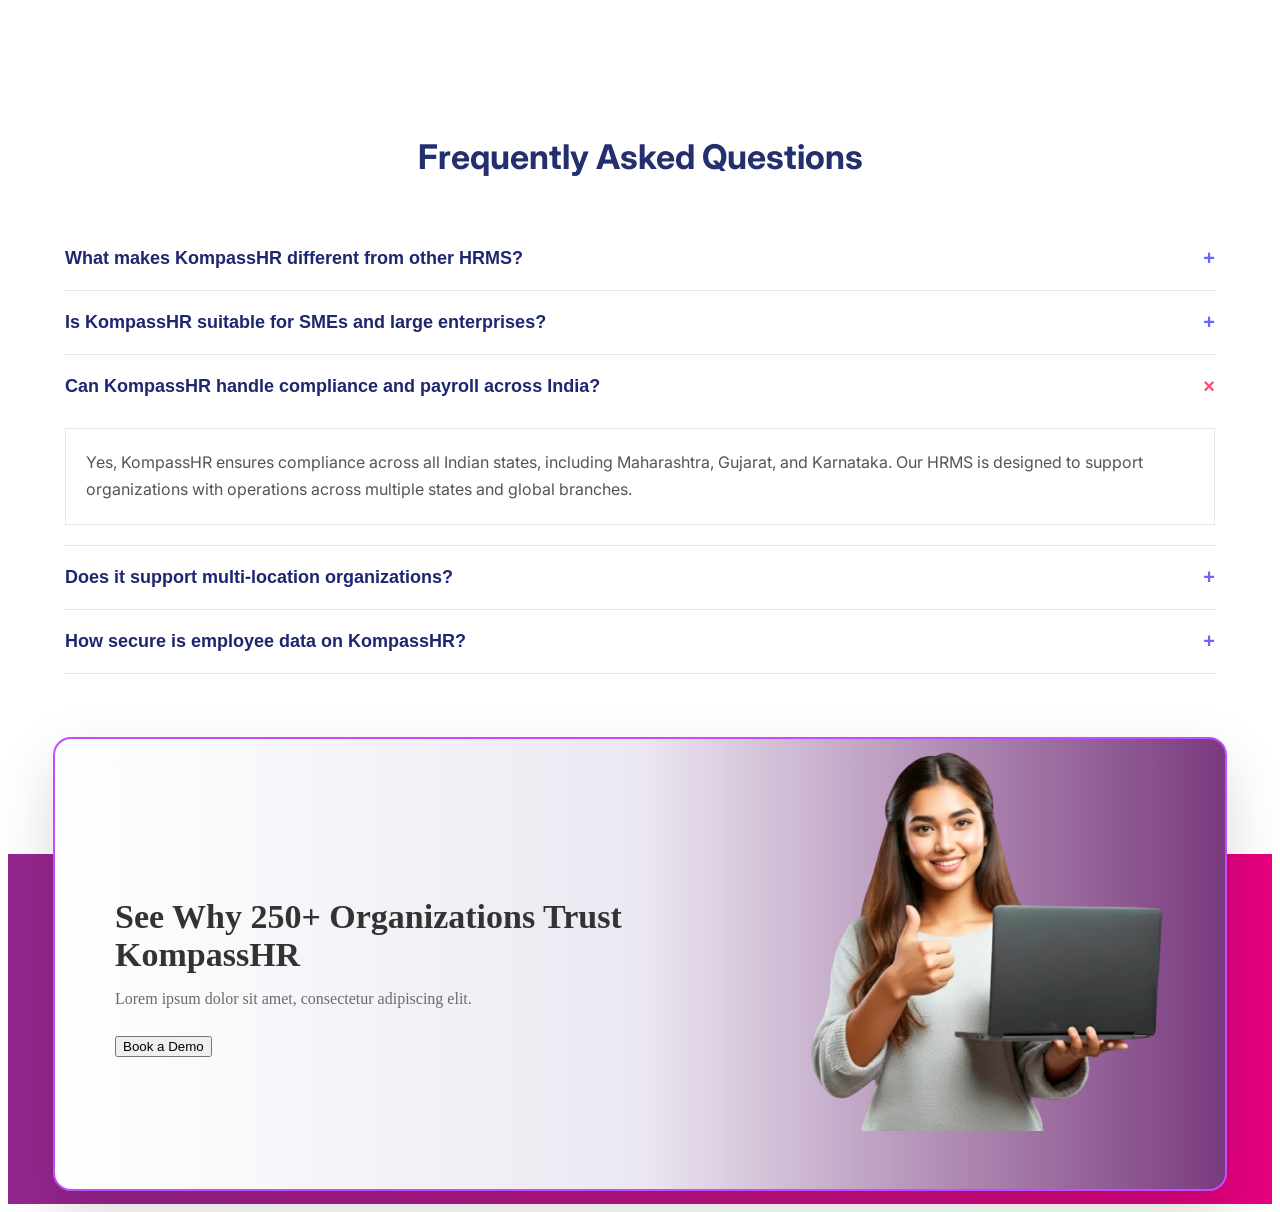
<file: faq.html>
<!DOCTYPE html>
<html lang="en">

<head>
    <meta charset="UTF-8">
    <meta name="viewport" content="width=device-width, initial-scale=1.0">
    <title>FAQ Section</title>
    <link rel="stylesheet" href="css/faq.css">
    <link href="https://fonts.googleapis.com/css2?family=Inter:wght@400;500;600;700&display=swap" rel="stylesheet">
</head>

<body>

    <section class="faq-section">
        <h2 class="faq-title">Frequently Asked Questions</h2>

        <div class="faq-container">

            <div class="faq-item">
                <button class="faq-question">
                    <span>What makes KompassHR different from other HRMS?</span>
                    <span class="faq-icon">+</span>
                </button>
                <div class="faq-answer">
                    <p>
                        KompassHR is an AI-powered HRMS platform offering end-to-end workforce management, one-click
                        payroll with 100% accuracy, inbuilt PMS, learning modules, and a 100% compliant system.
                    </p>
                </div>
            </div>

            <div class="faq-item">
                <button class="faq-question">
                    <span>Is KompassHR suitable for SMEs and large enterprises?</span>
                    <span class="faq-icon">+</span>
                </button>
                <div class="faq-answer">
                    <p>
                        Yes. KompassHR is designed to scale with organizations of every size. From SMEs to large
                        enterprises, our platform is trusted by clients across Maharashtra (Pune, Mumbai, Nashik,
                        Aurangabad), Gujarat (Ahmedabad, Surat), Karnataka (Bangalore), and other regions in India, as
                        well as global markets.
                    </p>
                </div>
            </div>

            <div class="faq-item active">
                <button class="faq-question">
                    <span>Can KompassHR handle compliance and payroll across India?</span>
                    <span class="faq-icon">×</span>
                </button>
                <div class="faq-answer">
                    <p>
                        Yes, KompassHR ensures compliance across all Indian states,
                        including Maharashtra, Gujarat, and Karnataka. Our HRMS is
                        designed to support organizations with operations across
                        multiple states and global branches.
                    </p>
                </div>
            </div>

            <div class="faq-item">
                <button class="faq-question">
                    <span>Does it support multi-location organizations?</span>
                    <span class="faq-icon">+</span>
                </button>
                <div class="faq-answer">
                    <p>
                        Absolutely. KompassHR is designed for multi-location workforce management. Whether your teams
                        are spread across India (Pune, Mumbai, Gujarat, Bangalore, and more) or global offices, our HRMS
                        ensures seamless operations and compliance.
                    </p>
                </div>
            </div>

            <div class="faq-item">
                <button class="faq-question">
                    <span>How secure is employee data on KompassHR?</span>
                    <span class="faq-icon">+</span>
                </button>
                <div class="faq-answer">
                    <p>
                        With 256-bit SSL encryption, AWS/Azure hosting, and disaster recovery systems, your data is safe
                        and compliant – whether your workforce is in India or global offices.
                    </p>
                </div>
            </div>

        </div>
    </section>




    <section class="cta-section">

        <div class="cta-container">

            <div class="cta-content">
                <h2>See Why 250+ Organizations Trust KompassHR</h2>
                <p>Lorem ipsum dolor sit amet, consectetur adipiscing elit.</p>

                <button class="btn btn-pink" id="openDemo2">Book a Demo</button>


            </div>

            <div id="demoModal2" class="modal">
                <div class="modal-content">
                    <span class="close-btn2">&times;</span>
                    <h2>Request a Personalized HRMS Demo</h2>

                    <form id="demoForm2">
                        <div class="input-group">
                            <input type="text" id="name" placeholder="Your Name" required>
                        </div>
                        <div class="input-group">
                            <input type="email" id="email" placeholder="your@email.com" required>
                        </div>
                        <div class="input-group">
                            <input type="tel" id="phone" placeholder="Enter phone number" pattern="[0-9]{10}"
                                title="Please enter a 10-digit phone number" required>
                        </div>
                        <div class="input-group">
                            <input type="text" id="role" placeholder="Your Role" required>
                        </div>
                        <div class="input-group">
                            <input type="text" id="company" placeholder="Enter company name" required>
                        </div>
                        <div class="input-group">
                            <select id="companySize" required>
                                <option value="" disabled selected>Company Size</option>
                                <option value="1-50">1-50 employees</option>
                                <option value="51-200">51-200 employees</option>
                                <option value="201+">201+ employees</option>
                            </select>
                        </div>
                        <button type="submit" class="submit-btn">Request a Demo</button>
                    </form>
                </div>
            </div>

            <div class="cta-image">
                <img src="images/women-cta-4-e1763468407274.webp" alt="KompassHR">
            </div>

        </div>

    </section>


    <!-- DEMO MODAL -->




    <!-- 
    <script>

        document.addEventListener("DOMContentLoaded", function () {

            const openBtn = document.getElementById("openDemo2");
            const modal = document.getElementById("demoModal2");
            const closeBtn = document.getElementById("closeDemo2");

            openBtn.addEventListener("click", function () {
                modal.style.display = "flex";
                console.log("clicked")
            });

            closeBtn.addEventListener("click", function () {
                modal.style.display = "none";
            });

            window.addEventListener("click", function (e) {
                if (e.target === modal) {
                    modal.style.display = "none";
                }
            });

        });
    </script> -->

    <script>
    
    document.addEventListener('DOMContentLoaded', function () {
            const modal = document.getElementById("demoModal2");
            const btn = document.querySelector(".btn-pink"); // Your Book a Demo button
            const closeBtn = document.querySelector(".close-btn2");
            const form = document.getElementById("demoForm2");

            // Open Modal
            btn.onclick = function () {
                modal.style.display = "block";
                console.log("Hello");
            }

            // Close Modal when clicking (x)
            closeBtn.onclick = function () {
                modal.style.display = "none";
            }

            // Close Modal when clicking outside the box
            window.onclick = function (event) {
                if (event.target == modal) {
                    modal.style.display = "none";
                }
            }

            // Form Validation & Submission
            form.onsubmit = function (e) {
                e.preventDefault();

                // Basic check
                const phone = document.getElementById('phone').value;
                if (phone.length < 10) {
                    alert("Krupaya valid mobile number taka.");
                    return;
                }

                alert("Thank you! ");
                form.reset();
                modal.style.display = "none";
            }
        });</script>


</body>

</html>
</file>
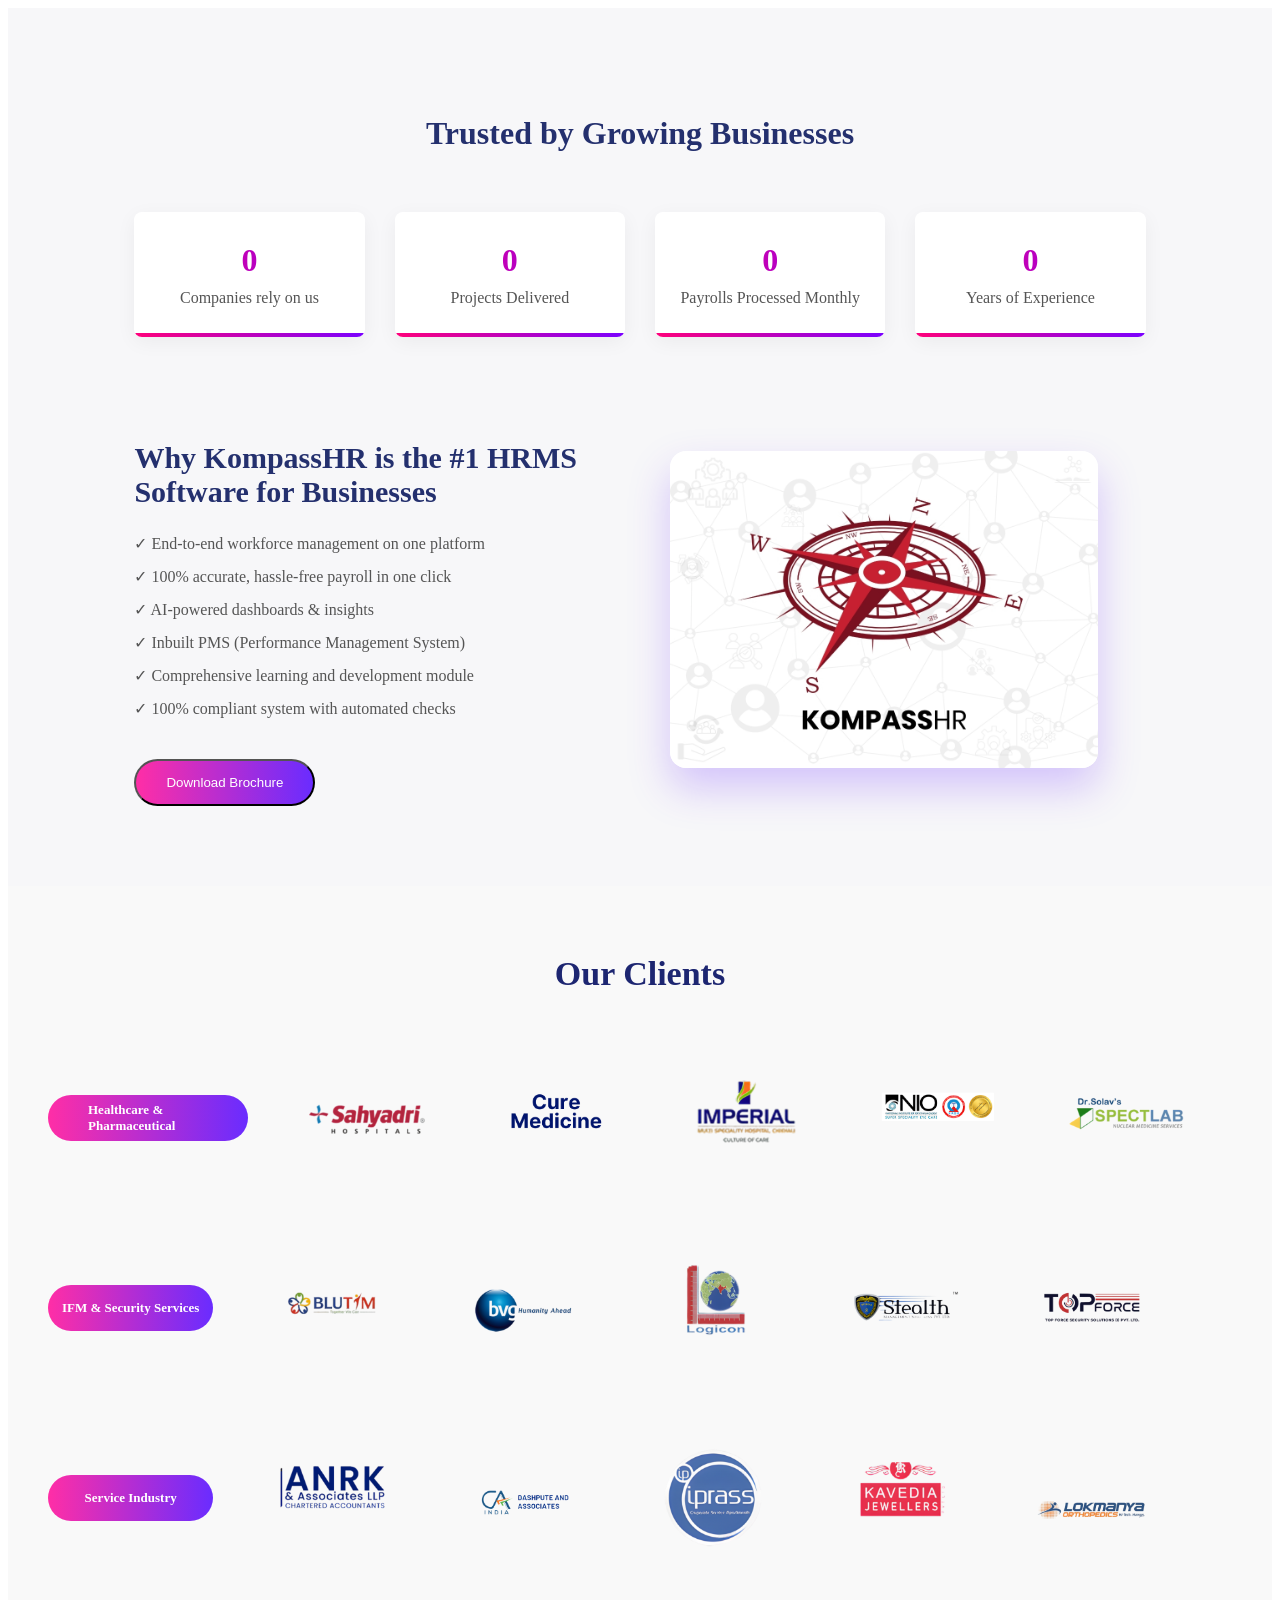
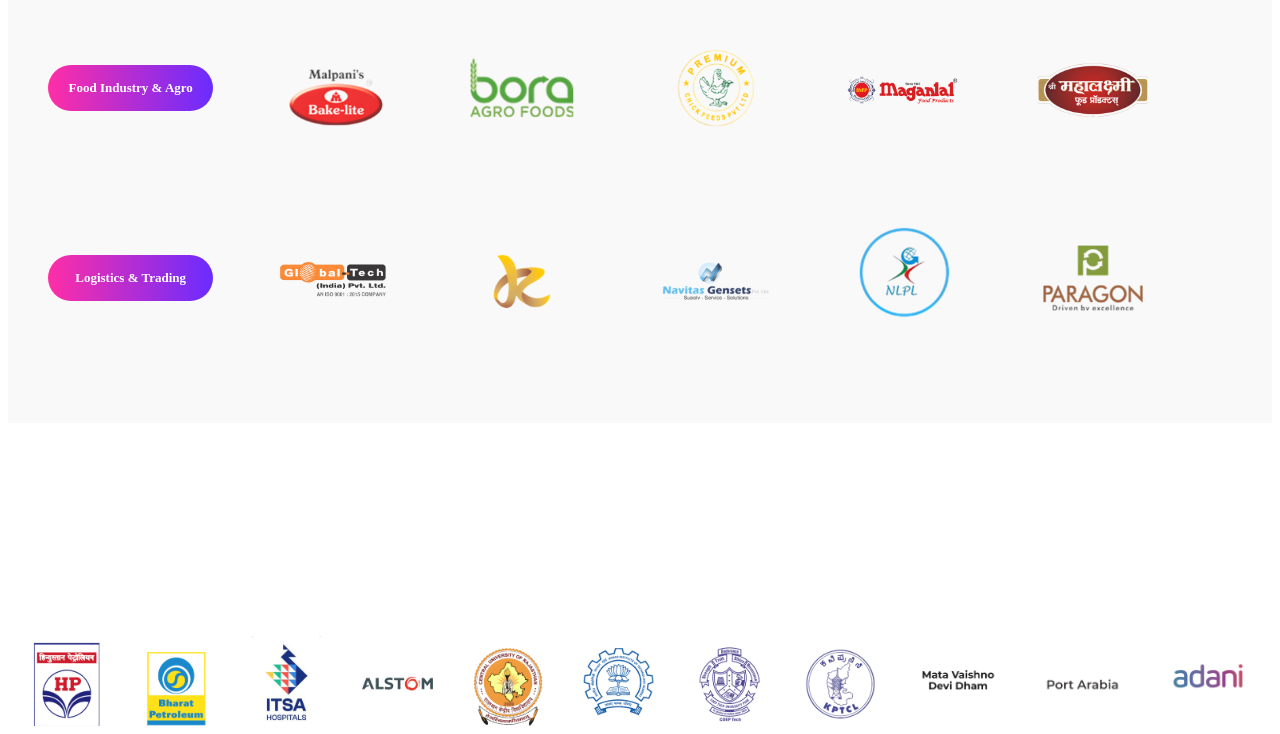
<file: feature.html>
<!DOCTYPE html>
<html lang="en">

<head>
    <meta charset="UTF-8">
    <meta name="viewport" content="width=device-width, initial-scale=1.0">

    <title>Features - Probus HRMS</title>

    <link rel="stylesheet" href="css/feature.css">
    <link href="https://unpkg.com/aos@2.3.4/dist/aos.css" rel="stylesheet">


</head>

<body>

    <script src="https://unpkg.com/aos@2.3.4/dist/aos.js"></script>

    <script>
        AOS.init({
            duration: 1400,
            easing: 'ease-in-out',
            once: true,
            offset: 150   // 👈 scroll trigger point
        });
    </script>










    <section class="features-section">

        <h2 class="section-title" data-aos="fade-up" data-aos-delay="100">Trusted by Growing Businesses</h2>

        <div class="stats">

            <div class="stat-box" data-aos="zoom-in" data-aos-delay="100">
                <div class="stat-number counter" data-target="250">0</div>

                <div class="stat-text">Companies rely on us</div>
                <div class="stat-line"></div>
            </div>

            <div class="stat-box" data-aos="zoom-in" data-aos-delay="200">
                <div class="stat-number counter" data-target="300">0</div>
                <div class="stat-text">Projects Delivered</div>
                <div class="stat-line"></div>
            </div>

            <div class="stat-box" data-aos="zoom-in" data-aos-delay="300">
                <div class="stat-number counter" data-target="300000">0</div>
                <div class="stat-text">Payrolls Processed Monthly</div>
                <div class="stat-line"></div>
            </div>

            <div class="stat-box" data-aos="zoom-in" data-aos-delay="400">
                <div class="stat-number counter" data-target="10">0</div>
                <div class="stat-text">Years of Experience</div>
                <div class="stat-line"></div>
            </div>

        </div>


        <div class="why-section">

            <div class="why-left" data-aos="fade-right" data-aos-delay="200">

                <h2 class="why-title">
                    Why KompassHR is the #1 HRMS Software for Businesses
                </h2>

                <ul class="features-list">
                    <li>✓ End-to-end workforce management on one platform</li>
                    <li>✓ 100% accurate, hassle-free payroll in one click</li>
                    <li>✓ AI-powered dashboards & insights</li>
                    <li>✓ Inbuilt PMS (Performance Management System)</li>
                    <li>✓ Comprehensive learning and development module</li>
                    <li>✓ 100% compliant system with automated checks</li>
                </ul>


                <!-- Download Button -->
                <button class="demo-btn" id="openFormBtn">
                    Download Brochure
                </button>

                <!-- Hidden Form -->
                <div class="form-popup" id="formPopup">
                    <div class="form-box">
                        <span class="close-btn" id="closeForm">&times;</span>

                        <h3>Download Brochure</h3>

                        <form id="brochureForm" data-file="images/KompassHR Brochure V1.pdf">
                            <input type="text" placeholder="Full Name" required>
                            <input type="email" placeholder="Email Address" required>
                            <input type="tel" placeholder="Mobile Number" required>
                            <input type="text" placeholder="Company Name" required>

                            <button type="submit">Submit & Download</button>
                        </form>
                    </div>
                </div>

            </div>

            <div class="image-box" data-aos="fade-left" data-aos-delay="300">
                <img src="images/KompassHR BG.jpg" alt="HRMS Feature">
            </div>

        </div>
    </section>







    <section class="industry-clients">

        <h2 class="client-heading" >Our Clients</h2>
<div class="rows">
        <!-- Healthcare -->
        <div class="industry-row" >
            <div class="industry-title title-1" custom-slide >Healthcare &
                Pharmaceutical</div>

            <div class="logo-carousel">
                <div class="logo-track">

                    <img src="./images/logo/healthcare/sahyadri.png">
                    <img src="./images/logo/healthcare/cure medicine.png">
                    <img src="./images/logo/healthcare/Imperial (2).png">
                    <img src="./images/logo/healthcare/NIO.png">
                    <img src="./images/logo/healthcare/spectlab.png">
                    <img src="./images/logo/healthcare/sterling.png">
                    <img src="./images/logo/healthcare/T.walker.png">
                    <img src="./images/logo/healthcare/unique hospital.png">

                    <img src="./images/logo/healthcare/sahyadri.png">
                    <img src="./images/logo/healthcare/cure medicine.png">
                    <img src="./images/logo/healthcare/Imperial (2).png">
                    <img src="./images/logo/healthcare/NIO.png">
                    <img src="./images/logo/healthcare/spectlab.png">
                    <img src="./images/logo/healthcare/sterling.png">
                    <img src="./images/logo/healthcare/T.walker.png">
                    <img src="./images/logo/healthcare/unique hospital.png">


                </div>
            </div>
        </div>



        <!-- IFM -->
        <div class="industry-row" >
            <div class="industry-title" custom-slide >IFM & Security Services
            </div>

            <div class="logo-carousel">
                <div class="logo-track">

                    <img src="./images/logo/ifm/blutm.png">
                    <img src="./images/logo/ifm/bvg.png">
                    <img src="./images/logo/ifm/logicon.png">
                    <img src="./images/logo/ifm/stealth.png">
                    <img src="./images/logo/ifm/topforce.png">
                    <img src="./images/logo/ifm/yashaswi.png">

                    <img src="./images/logo/ifm/blutm.png">
                    <img src="./images/logo/ifm/bvg.png">
                    <img src="./images/logo/ifm/logicon.png">
                    <img src="./images/logo/ifm/stealth.png">
                    <img src="./images/logo/ifm/topforce.png">
                    <img src="./images/logo/ifm/yashaswi.png">
                </div>
            </div>
        </div>






        <!-- Service Industry -->
        <div class="industry-row" >
            <div class="industry-title" custom-slide >Service Industry</div>

            <div class="logo-carousel">
                <div class="logo-track">

                    <img src="./images/logo/service/Anrk.png">
                    <img src="./images/logo/service/CA.png">
                    <img src="./images/logo/service/iprass.png">
                    <img src="./images/logo/service/kavedia.png">
                    <img src="./images/logo/service/lokmanya.png">
                    <img src="./images/logo/service/monsoon.png">
                    <img src="./images/logo/service/sajag.png">
                    <img src="./images/logo/service/zeal.png">






                    <img src="./images/logo/service/Anrk.png">
                    <img src="./images/logo/service/CA.png">
                    <img src="./images/logo/service/iprass.png">
                    <img src="./images/logo/service/kavedia.png">
                    <img src="./images/logo/service/lokmanya.png">
                    <img src="./images/logo/service/monsoon.png">
                    <img src="./images/logo/service/sajag.png">
                    <img src="./images/logo/service/zeal.png">


                </div>
            </div>
        </div>





        <!-- Food Industry -->
        <div class="industry-row" >
            <div class="industry-title" custom-slide >Food Industry & Agro
            </div>

            <div class="logo-carousel">
                <div class="logo-track">

                    <img src="./images/logo/food/bake.png">
                    <img src="./images/logo/food/bora.png">
                    <img src="./images/logo/food/chick.png">
                    <img src="./images/logo/food/maganlal.png">
                    <img src="./images/logo/food/mahalaxmi.png">
                    <img src="./images/logo/food/peony.png">
                    <img src="./images/logo/food/satara.png">

                    <img src="./images/logo/food/bake.png">
                    <img src="./images/logo/food/bora.png">
                    <img src="./images/logo/food/chick.png">
                    <img src="./images/logo/food/maganlal.png">
                    <img src="./images/logo/food/mahalaxmi.png">
                    <img src="./images/logo/food/peony.png">
                    <img src="./images/logo/food/satara.png">

                </div>
            </div>
        </div>


        <!-- Logistics -->
        <div class="industry-row" >
            <div class="industry-title" custom-slide >Logistics & Trading
            </div>

            <div class="logo-carousel">
                <div class="logo-track">

                    <img src="./images/logo/logistics/global.png">
                    <img src="./images/logo/logistics/golden.png">
                    <img src="./images/logo/logistics/navitas.png">
                    <img src="./images/logo/logistics/nlpl.png">
                    <img src="./images/logo/logistics/paragon.png">
                    <img src="./images/logo/logistics/sara.png">

                    <img src="./images/logo/logistics/global.png">
                    <img src="./images/logo/logistics/golden.png">
                    <img src="./images/logo/logistics/navitas.png">
                    <img src="./images/logo/logistics/nlpl.png">
                    <img src="./images/logo/logistics/paragon.png">
                    <img src="./images/logo/logistics/sara.png">

                </div>
            </div>
        </div>


</div>


    </section>




    <section class="partners-clients">

        <h2 class="partners-heading reveal">Our Clients Through Partners</h2>

        <div class="partners-logos">
            <img class="reveal" src="./images/logo/clients/HP.png">
            <img class="reveal" src="./images/logo/clients/bharat.png">
            <img class="reveal" src="./images/logo/clients/itsa.png">
            <img class="reveal" src="./images/logo/clients/alstom.png">
            <img class="reveal" src="./images/logo/clients/1.png">
            <img class="reveal" src="./images/logo/clients/2.png">
            <img class="reveal" src="./images/logo/clients/3.png">
            <img class="reveal" src="./images/logo/clients/4.png">
            <img class="reveal" src="./images/logo/clients/vaishno devi.png">
            <img class="reveal" src="./images/logo/clients/port.png">
            <img class="reveal" src="./images/logo/clients/adani.png">
        </div>



        

    </section>


</body>

</html>
</file>
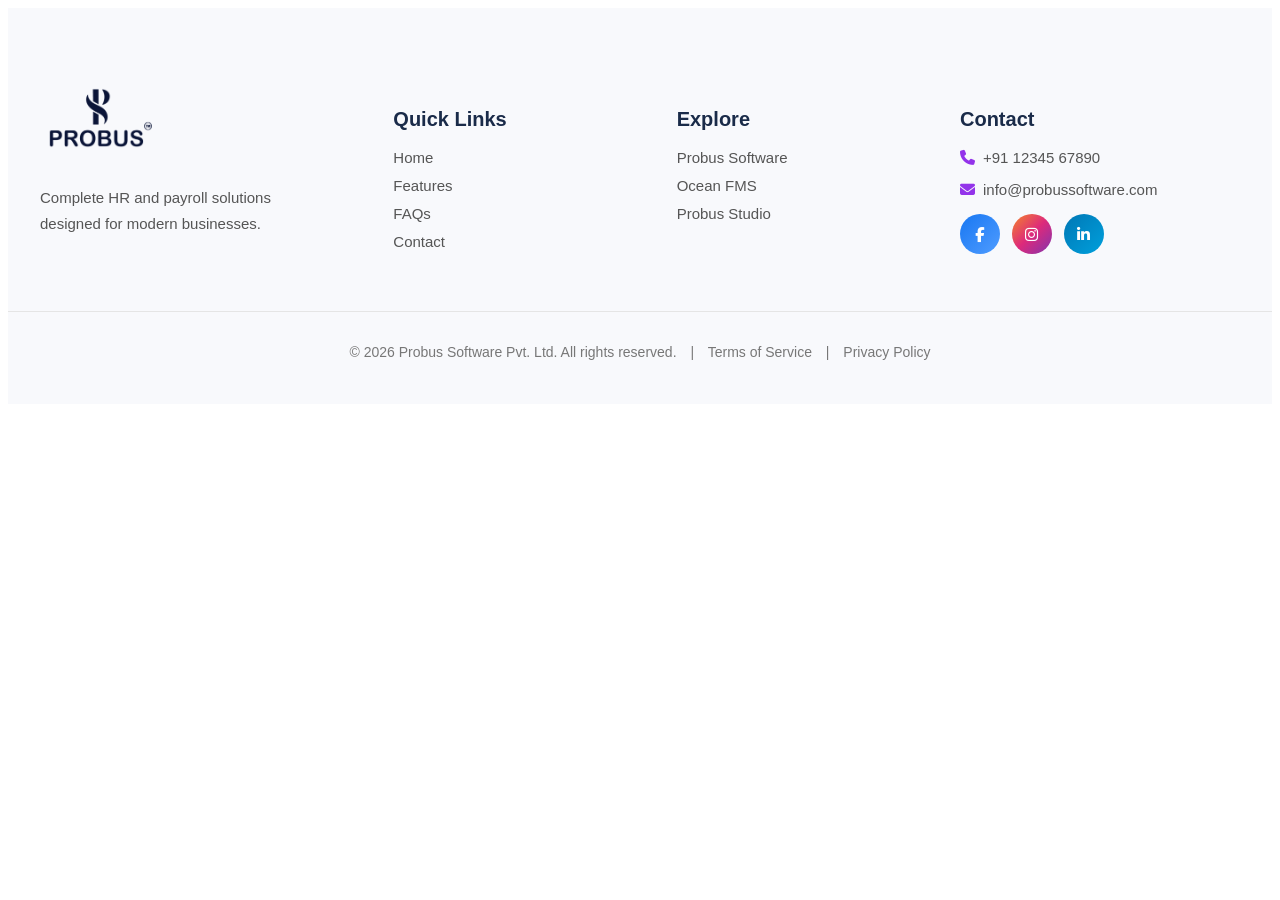
<file: footer.html>
<!DOCTYPE html>
<html lang="en">

<head>
    <meta charset="UTF-8">
    <meta name="viewport" content="width=device-width, initial-scale=1.0">
    <title>footer</title>
    <link rel="stylesheet" href="css/footer.css">
    <link rel="stylesheet" href="https://cdnjs.cloudflare.com/ajax/libs/font-awesome/6.5.0/css/all.min.css">
</head>

<body>







    <footer class="footer">

        <div class="footer-container">

            <!-- Logo + About -->
            <div class="footer-col footer-about">

                <img src="images/logo.webp" class="footer-logo">

                <p>
                    Complete HR and payroll solutions designed for modern businesses. 
                </p>



            </div>

            <!-- Quick Links -->
            <div class="footer-col">

                <h3>Quick Links</h3>

                <ul>
                    <li><a href="index.html">Home</a></li>
                    <li><a href="#features">Features</a></li>
                    <li><a href="#faq">FAQs</a></li>
                    <li><a href="#">Contact</a></li>
                </ul>

            </div>

            <!-- Explore -->
            <div class="footer-col">

                <h3>Explore</h3>

                <ul>
                    <li>
                        <a href="https://probus.in/" target="_blank" rel="noopener noreferrer">
                            Probus Software
                        </a>
                    </li>

                    <li><a href="https://oceanfms.in/" target="_blank" rel="noopener noreferrer">Ocean FMS</a></li>
                    <li><a href="https://probusstudio.com/" target="_blank" rel="noopener noreferrer">Probus Studio</a>
                    </li>
                </ul>

            </div>

            <!-- Contact -->
            <div class="footer-col">

                <h3>Contact</h3>

                <p class="contact">
                    <i class="fa-solid fa-phone"></i>
                    +91 12345 67890
                </p>

                <p class="contact">
                    <i class="fa-solid fa-envelope"></i>
                    info@probussoftware.com
                </p>



                <div class="social-icons">

                    <a href="https://www.facebook.com/share/1GRpNGoHru/" target="_blank" rel="noopener noreferrer"
                        class="social facebook">
                        <i class="fa-brands fa-facebook-f"></i>
                    </a>

                    <a href="https://www.instagram.com/probussoftware/" target="_blank" rel="noopener noreferrer"
                        class="social instagram">
                        <i class="fa-brands fa-instagram"></i>
                    </a>

                    <a href="https://www.linkedin.com/company/probus-software/" target="_blank"
                        rel="noopener noreferrer" class="social linkedin">
                        <i class="fa-brands fa-linkedin-in"></i>
                    </a>

                </div>
            </div>


        </div>

        <div class="footer-bottom">

            <p>
                © 2026 Probus Software Pvt. Ltd. All rights reserved.
                <span>|</span>
                Terms of Service
                <span>|</span>
                Privacy Policy
            </p>


        </div>



    </footer>




</body>

</html>
</file>
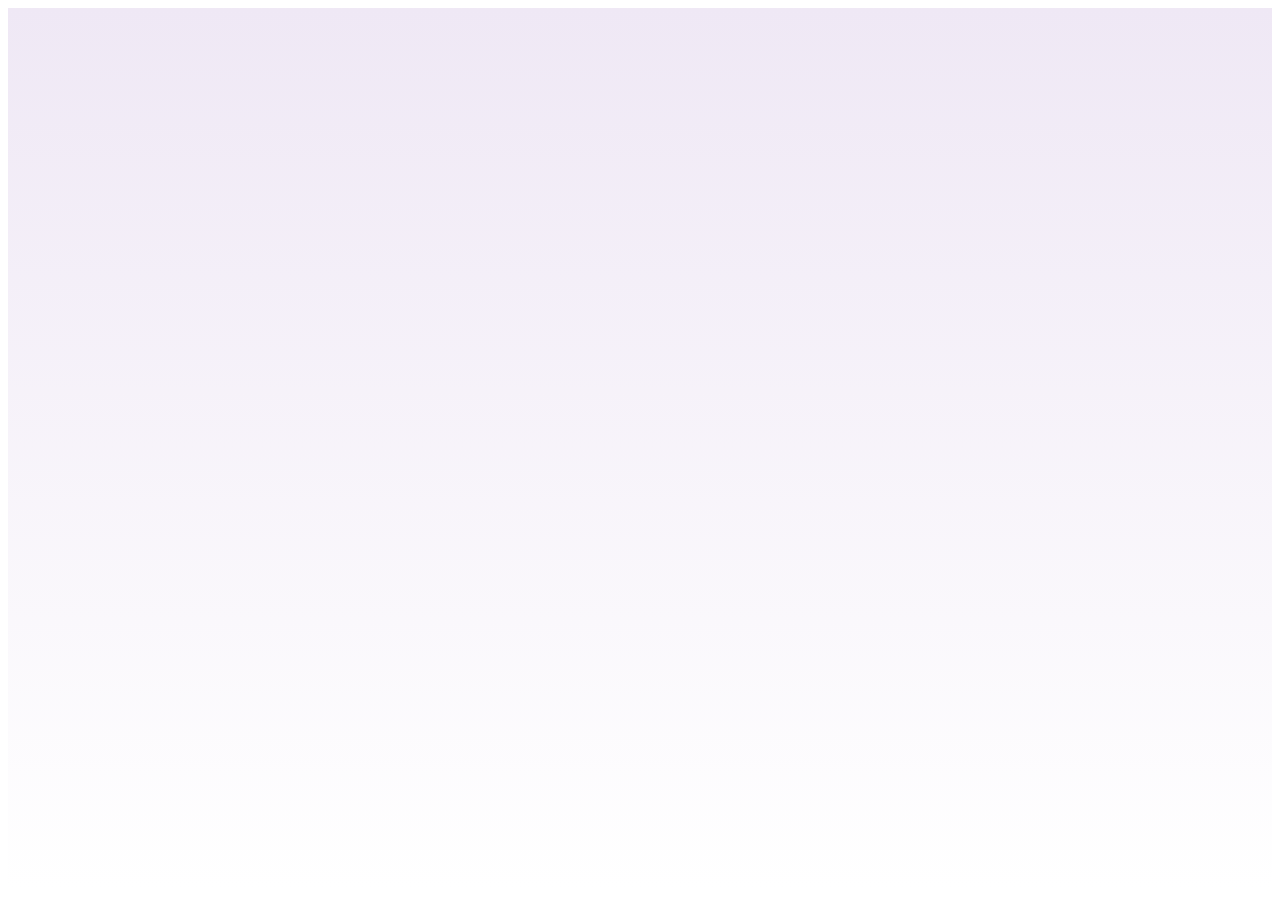
<file: why-choose-us.html>
<!DOCTYPE html>
<html lang="en">

<head>
    <meta charset="UTF-8">
    <meta name="viewport" content="width=device-width, initial-scale=1.0">
    <title>Document</title>

    <link rel="stylesheet" href="css/why-choose-us.css">
 
</head>

<body>


<script src="https://unpkg.com/aos@2.3.4/dist/aos.js"></script>








    <section class="kompass-section">
        <div class="container">

            <h2 class="section-title animate  animate-zoom" >What Makes KompassHR Different?</h2>

            <!-- TABS -->
            <div class="tabs animate  ">
                <button class="tab active" data-tab="payroll">Payroll & Compliance</button>
                <button class="tab" data-tab="workforce">Workforce Management</button>
                <button class="tab" data-tab="talent">Talent Acquisition</button>
                <button class="tab" data-tab="performance">Performance & Learning</button>
                <button class="tab" data-tab="ai">AI Dashboards</button>
            </div>

            <!-- CONTENT AREA -->
            <div class="tab-contents">

                <!-- TAB 1 -->
                <div class="tab-content active" id="payroll">
                    <div class="content-wrapper">
                        <div class="content-card  animate" >
                            <h3>Payroll & Compliance</h3>
                            <p class="justify">
                                One-click payroll with 100% accuracy, automated compliance checks,
                                and secure multi-location payout integration. Simplify payroll while staying compliant.
                            </p>
                            <h4>Detailed Features:</h4>
                            <ul>
                                <li class="animate">Payroll Generation – Single Click</li>
                                <li class="animate">Expat Payroll Management</li>
                                <li class="animate">Location Specific Payslip Format</li>
                                <li class="animate">Consultant Invoicing & Payment</li>
                                <li class="animate">Payroll Distribution</li>
                                <li class="animate">Bank Integration & Verification</li>
                                <li class="animate">Data Verification (PF, ESIC, Aadhaar)</li>
                                <li class="animate">Background Verification</li>
                                <li class="animate">Claim Settlement</li>
                                <li class="animate">Loan Tracking</li>
                            </ul>
                        </div>

                        <div class="device-images animate" >
                            <img src="images/why-choose/Payroll Mockup (1).png" class="laptop  floating-img">
                        </div>
                    </div>
                </div>

              
              
              
                <!-- TAB 2 -->
                <div class="tab-content" id="workforce">
                    <div class="content-wrapper">
                        <div class="content-card animate">
                            <h3>Workforce Management</h3>
                            <p class="justify">
                                Seamlessly manage attendance, leaves, shifts, and overtime with biometric, manual, or
                                geo-fenced tracking. Get real-time workforce visibility and control.
                            </p>
                            <h4>Detailed Features:</h4>
                            <ul>
                                <li class="animate">Time Sheet & Approvals</li>
                                <li class="animate">Attendance (Manual, Biometric, Geo-fenced)</li>
                                <li class="animate">Attendance Regularization</li>
                                <li class="animate">Overtime Management</li>
                                <li class="animate">Leave Policies & Management</li>
                                <li class="animate">Events, Broadcasts & Announcements</li>
                            </ul>
                        </div>

                        <div class="device-images animate" >
                            <img src="images/why-choose/Attendence Dashboard Mockup.png" class="laptop  floating-img">
                        </div>
                    </div>
                </div>

              
                <!-- TAB 3 -->
                <div class="tab-content" id="talent">
                    <div class="content-wrapper">
                        <div class="content-card animate">
                            <h3>Talent Acquisition</h3>
                            <p class="justify">Digitize recruitment & onboarding with automated workflows, candidate tracking, and
                                instant HR letters. Build a smarter, faster hiring process.</p>
                            <h4>Detailed Features:</h4>
                            <ul>
                                <li class="animate">User Management</li>
                                <li class="animate">Administration Recruitment & Onboarding</li>
                                <li class="animate">HR Policies, Taxation & Compliances</li>
                                <li class="animate">Insurance & Benefits Tracking</li>
                                <li class="animate">Exit Management</li>
                                <li class="animate">HR Letters</li>
                            </ul>
                        </div>

                        <div class="device-images animate" >
                            <img src="images/why-choose/Recruitment Mockup.png" class="laptop floating-img">
                        </div>


                    </div>
                </div>




                <!-- TAB 4 -->
                <div class="tab-content" id="performance">
                    <div class="content-wrapper">
                        <div class="content-card animate"  >
                            <h3>Performance & Learning</h3>
                            <p class="justify">Track skills, set goals, and manage appraisals with ease. Empower employees through
                                training calendars, surveys, and continuous feedback.</p>

                            <h4>Detailed Features:</h4>
                            <ul>
                                <li class="animate">Skill & Competencies</li>
                                <li class="animate">Training Need & Identification</li>
                                <li class="animate">Goal & Objective Setting / Task Management</li>
                                <li class="animate">Management Skill Matrix</li>
                                <li class="animate">Trainings Calendar Management</li>
                                <li class="animate">Training Survey & Assessment</li>
                                <li class="animate">Feedback</li>
                                <li class="animate"> Performance Linked Appraisals</li>
                                <li class="animate">Rewards & Recognition</li>
                                <li class="animate">Engagement Survey</li>
                                <li class="animate">Loyalty Benefits</li>
                            </ul>
                        </div>

                        <div class="device-images animate">
                            <img src="images/why-choose/Learning Analysis Mockup.png" class="laptop  floating-img">
                        </div>


                    </div>
                </div>



                <!-- TAB 5 -->
                <div class="tab-content" id="ai">
                    <div class="content-wrapper">
                        <div class="content-card animate">
                            <h3>AI Dashboards</h3>
                            <p class="justify">Get actionable insights with AI-powered dashboards. Monitor payroll, workforce,
                                performance, and compliance from a single view for data-driven decisions.</p>

                            <h4>Detailed Features:</h4>
                            <ul>
                                <li class="animate">Custom AI Dashboards (Payroll, Workforce, Performance, Compliance)</li>
                                <li class="animate">Predictive Insights for HR Trends</li>
                                <li class="animate">Real-time Analytics & Reporting</li>
                                
                            </ul>



                        </div>
                        <div class="device-images animate">
                            <img src="images/why-choose/Ai Screen Mockup.png" class="laptop floating-img">
                        </div>


                    </div>
                </div>

            </div>
        </div>
    </section>






</body>

</html>
</file>
<file: css/faq.css>
.faq-section{
  padding:100px 0;
  background: #fff;
  font-family:'Inter', sans-serif;
  width:100%;
}

.faq-title{
  text-align:center;
  font-size:34px;
  font-weight:700;
  color:#24306e;
  margin-bottom:50px;
}

/* Wider FAQ layout */
.faq-container{
  max-width:1150px;
  width:92%;
  margin:auto;
}

.faq-item{
  border-bottom:1px solid #e2e6ef;
}

.faq-question{
  width:100%;
  background: #fff;
  font-weight: 600;
   color: #1d2671;
 transition: all 0.3s ease;
    border: none !important;
  border:none;
  padding:20px 0;
  display:flex;
  justify-content:space-between;
  align-items:center;
  font-size:18px;
 cursor:pointer;
}

.faq-question:hover{
  color:#5a3df0;
}

.faq-icon{
  font-size:20px;
  color:#6c63ff;
  font-weight:600;
}

.faq-answer{
  max-height:0;
  overflow:hidden;
  transition:max-height 0.35s ease;
}

.faq-item.active .faq-answer{
  max-height:300px;
}

.faq-answer p{
  background:#ffffff;
  padding:20px;
  margin:10px 0 20px;
  border:1px solid #e2e6ef;
  color:#555;
  line-height:1.7;
  font-size:16px;
}



.faq-item.active .faq-icon{
  color:#ff4b6e;
}


.faq-item.active .faq-answer{
  max-height: 300px; /* answer height according to content */
}













.cta-section{
    width:100%;
    height:350px; /* pink background height */
    background:linear-gradient(90deg,#93278F 0%, #E6007E 100%);
    display:flex;
    justify-content:center;
    align-items:center;
    margin-top:80px; /* gap from FAQ */
}

/* CARD */

.cta-container{
    width:1050px;   /* container size reduced */
    max-width:90%;
    background:linear-gradient(90deg,#ffffff,#ece8f2,#7a3a7e),
    url("../images/waveline.png");
    border-radius:18px;
    padding:50px 60px;
    display:flex;
    align-items:center;
    justify-content:space-between;

    box-shadow:0 25px 60px rgba(0,0,0,0.15);
    height: 350px;
     margin-top:-130px; 
      border:2px solid #c44cff;
}

/* TEXT */

.cta-content{
    max-width:520px;
}

.cta-content h2{
    font-size:34px;
    font-weight:700;
    color:#333;
    margin-bottom:14px;
}

.cta-content p{
    color:#6b6b6b;
    font-size:16px;
    margin-bottom:28px;
}

/* BUTTON */

.cta-btn{
    display:inline-block;
    padding:14px 36px;
    border-radius:50px;
    background: linear-gradient(90deg,#93278F,#FF6EC7,#93278F);
    background-size:200% 100%;
    color:#fff;
    font-weight:600;
    text-decoration:none;
    animation: gradientMove 1.5s linear infinite;
}

/* Animation */
@keyframes gradientMove{
    0%{
        background-position:0% 50%;
    }
    100%{
        background-position:200% 50%;
    }
}

/* IMAGE */

.cta-image img{
    width:360px;
    transform:translateY(-20px); /* girl slightly above */
}




/* MODAL */

.demo-modal{
  position:fixed;
  top:0;
  left:0;
  width:100%;
  height:100%;
  background:rgba(0,0,0,0.5);
  display:none;
  justify-content:center;
  align-items:center;
  z-index:9999;
}

.modal {
    display: none;
    /* Hidden by default */
    position: fixed;
    z-index: 1000;
    left: 0;
    top: 0;
    width: 100%;
    height: 100%;
    background-color: rgba(0, 0, 0, 0.6);
    backdrop-filter: blur(5px);
}

.demo-modal-content{
  width:500px;
  background:#fff;
  padding:40px;
  border-radius:10px;
  position:relative;
  text-align:center;
}

.demo-modal-content input,
.demo-modal-content select{
  width:100%;
  padding:12px;
  margin-bottom:12px;
  border:1px solid #ddd;
  border-radius:6px;
}

.demo-submit{
  width:100%;
  padding:14px;
  border:none;
  background:#93278F;
  color:white;
  font-weight:600;
  border-radius:6px;
}

.close-modal{
  position:absolute;
  top:10px;
  right:15px;
  font-size:24px;
  cursor:pointer;
}
</file>
<file: css/feature.css>
/* Section */

.features-section{
    padding:80px 10%;
    background:#f7f7f9;
}

/* Title */

.section-title{
    text-align:center;
    font-size:32px;
    font-weight:600;
    margin-bottom:60px;
    color:#24306e;
}

/* Stats */

.stats{
    display:grid;
    grid-template-columns:repeat(4,1fr);
    gap:30px;
    margin-bottom:80px;
}

/* Stat Box la relative kara jyamule line tyachya aat madhe disel */
.stat-box {
    position: relative;
    overflow: hidden; /* Line baher jau naye mahanun */
    background: #fff;
    padding: 30px 20px;
    border-radius: 8px;
    box-shadow: 0 5px 20px rgba(0,0,0,0.05);
    text-align: center;
}

/* Bottom Line Styling */
.stat-line {
    position: absolute;
    bottom: 0;
    left: 0;
    height: 4px; /* Line chi jadi */
    width: 0%; /* Suruvatila width zero */
    background: linear-gradient(to right, #ff007a, #7a00ff); /* Pink to Purple Gradient */
   
}

.stat-box.aos-animate .stat-line {
    animation: lineGrow 2s forwards;
}
/* Line Animation */
@keyframes lineGrow {
    from {
        width: 0%;
    }
    to {
        width: 100%;
    }
}

.stat-number{
    font-size:32px;
    font-weight:700;
   background: linear-gradient(to right, #ff007a, #7a00ff);
    -webkit-background-clip:text;
    color:transparent;
}



.stat-text{
    margin-top:10px;
    color:#555;
}

/* Why Section */

.why-section{
    display:grid;
    grid-template-columns:1fr 1fr;
    gap:60px;
    align-items:center;
}

.why-title{
    font-size:30px;
    color:#24306e;
    margin-bottom:25px;
}

.features-list{
    list-style:none;
    padding:0;
}

.features-list li{
    margin-bottom:14px;
    color:#555;
    
}

.demo-btn{
    margin-top:25px;
    display:inline-block;
    padding:14px 30px;
    border-radius:30px;
    background:linear-gradient(90deg,#ff2ea6,#6a2cff);
    color:#fff;
    text-decoration:none;
    animation:  floatBtn 3s ease-in-out infinite !important;;
}


@keyframes floatBtn {
    0% {
        transform: translateY(0px);
    }
    50% {
        transform: translateY(-8px); /* 8px paryant var ghenyasathi */
    }
    100% {
        transform: translateY(0px);
    }
}

.image-box img {
    width: 90%;
    border-radius: 16px;
    animation: floatImage 4s ease-in-out infinite;
    box-shadow: 0 20px 40px rgba(106, 44, 255, 0.25);
}  

@keyframes floatImage {
    0% {
        transform: translateY(0px) scale(1);
    }
    50% {
        transform: translateY(-12px) scale(1.04);
        box-shadow: 0 30px 60px rgba(255, 46, 166, 0.35);
    }
    100% {
        transform: translateY(0px) scale(1);
    }
}


.image-box:hover img {
    transform: scale(1.08);
}

.form-popup {
    position: fixed;
    top: 0;
    left: 0;
    width: 100%;
    height: 100%;
    background: rgba(0,0,0,0.6);
    display: none;
    justify-content: center;
    align-items: center;
    z-index: 999;

}

.form-popup.active {
    display: flex;
}

.form-box {
    background: #fff;
    padding: 25px;
    border-radius: 10px;
    width: 350px;
    position: relative;
    
}

.form-box input {
    width: 100%;
    margin-bottom: 10px;
    padding: 10px;
    border: 1px solid #ccc;
    border-radius: 6px;
}

.form-box button {
    width: 100%;
    padding: 12px;
    background: linear-gradient(90deg, #ff2ea6, #6a2cff);;
    border: none;
    font-weight: 600;
    cursor: pointer;
    border-radius: 6px;
}

.close-btn {
    position: absolute;
    top: 10px;
    right: 15px;
    cursor: pointer;
    font-size: 20px;
}



/* =========================
   RESPONSIVE DESIGN
========================= */

/* Tablet (1024px and below) */
@media (max-width: 1024px){

    .features-section{
        padding:60px 6%;
    }

    .stats{
        grid-template-columns: repeat(2,1fr);
        gap:20px;
    }

    .why-section{
        grid-template-columns: 1fr;
        gap:40px;
        text-align:center;
    }

    .image-box img{
        width:100%;
        max-width:400px;
    }

}


/* Mobile (768px and below) */
@media (max-width: 768px){

    .section-title{
        font-size:26px;
        margin-bottom:40px;
    }

    .stats{
        grid-template-columns: 1fr;
    }

    .stat-box{
        padding:20px;
    }

    .stat-number{
        font-size:26px;
    }

    .why-title{
        font-size:24px;
    }

    .features-list li{
        font-size:14px;
    }

    .demo-btn{
        padding:12px 24px;
        font-size:14px;
    }

    .image-box img{
        width:100%;
        max-width:320px;
    }

}


/* Small Mobile (480px and below) */
@media (max-width: 480px){

    .features-section{
        padding:50px 5%;
    }

    .section-title{
        font-size:22px;
    }

    .stat-number{
        font-size:22px;
    }

    .stat-text{
        font-size:13px;
    }

    .why-title{
        font-size:20px;
    }

    .form-box{
        width:90%;
    }

}








.industry-clients{
padding:40px 0;
background:#f9f9f9;
overflow: hidden;
}

.client-heading{
text-align:center;
font-size:34px;
margin-bottom:40px;
font-weight:600;
color: #1D2671;


opacity:0;
    transform:translateY(40px);
    animation: fadeUp 1s ease forwards;
}

.industry-row{
display:flex;
align-items:center;
gap:40px;
margin-bottom:20px;  
 padding:0 40px;



 opacity:0;
    transform:translateY(50px);
    animation: fadeUp 1s ease forwards;
}


body{
    overflow-x:hidden;
}


.industry-row:nth-child(2){ animation-delay:0.2s; }
.industry-row:nth-child(3){ animation-delay:0.4s; }
.industry-row:nth-child(4){ animation-delay:0.6s; }
.industry-row:nth-child(5){ animation-delay:0.8s; }
.industry-row:nth-child(6){ animation-delay:1s; }



.industry-title{
width:200px;
height:46px;

display:flex;
align-items:center;
justify-content:center;

background: linear-gradient(90deg, #ff2ea6, #6a2cff);
color:white;

border-radius:30px;
font-weight:600;
font-size:13px;




 opacity:0;
    transform:translateX(-80px);
    animation: slideRight 0.8s ease forwards;
}



.industry-title.title-1{
    padding-left:40px;
}

.industry-row:nth-child(2) .industry-title{ animation-delay:0.3s; }
.industry-row:nth-child(3) .industry-title{ animation-delay:0.5s; }
.industry-row:nth-child(4) .industry-title{ animation-delay:0.7s; }
.industry-row:nth-child(5) .industry-title{ animation-delay:0.9s; }
.industry-row:nth-child(6) .industry-title{ animation-delay:1.1s; }


.logo-carousel{
overflow:hidden;
width:100%;
 max-width:100%;
 position: relative;
}

.logo-track{
display:flex;
align-items:center;
gap:30px;   
 width:max-content;
    animation: scrollLogos 30s linear infinite;
}

.logo-track img{
flex:0 0 calc(16.66% - 60px);  
height:170px;
max-width:160px;
object-fit:contain;


 transition: all 0.4s ease;
}

.logo-track img:hover{
transform:scale(1.08);
}



.logo-carousel:hover .logo-track {
    animation-play-state: paused;
}
/* KEYFRAMES */
@keyframes scrollLogos{
    0%{
        transform: translateX(0);
    }
    100%{
        transform: translateX(-50%);
    }
}

@keyframes fadeUp{
    to{
        opacity:1;
        transform:translateY(0);
    }
}

@keyframes slideRight{
    to{
        opacity:1;
        transform:translateX(0);
    }
}


.rows{
    align-items: center;
}






/* =========================
   TABLET (1024px)
========================= */
@media(max-width:1024px){

    .client-heading{
        font-size:28px;
    }

    .industry-row{
        gap:20px;
        padding:0 15px;
    }

    .industry-title{
        min-width:150px;
        font-size:12px;
    }

    .logo-track img{
        flex:0 0 calc(20% - 20px); /* ⭐ 5 logos */
        height:110px;
        max-width:120px;
         filter: contrast(1.1);
    }
}

/* =========================
   MOBILE (768px)
========================= */
@media(max-width:768px){

    .client-heading{
        font-size:24px;
    }

    .industry-row{
        flex-direction:column;
        align-items:center;
        text-align:center;
        gap:15px;
    }

    .industry-title{
        min-width:auto;
        padding:10px 20px;
    }

    .logo-track{
        gap:15px;
        animation-duration:18s;
    }

    .logo-track img{
        flex:0 0 calc(25% - 15px); /* ⭐ 4 logos */
        height:90px;
        max-width:100px;
         filter: contrast(1.1);
    }
}

/* =========================
   SMALL MOBILE (480px)
========================= */
@media(max-width:480px){

    .client-heading{
        font-size:20px;
    }

    .logo-track img{
        flex:0 0 calc(25% - 10px); /* still 4 logos */
        height:75px;
        max-width:85px;
         filter: contrast(1.1);
    }
}







.partners-clients{
  padding:40px 20px;
  background:#ffffff;
  text-align:center;
  overflow:hidden;
}

.partners-heading{
  font-size:32px;
  margin-bottom:40px;
  font-weight:600;
  color:#1D2671;
}

/* FLEX CONTAINER */
.partners-logos{
  display:flex;
  align-items:center;
  justify-content:center;
  gap:40px;
  max-width:1400px;
  margin:auto;
  flex-wrap:wrap;   /* IMPORTANT for responsiveness */
}

/* LOGOS */
.partners-logos img{
  height:100px;
  width:auto;
  object-fit:contain;
  opacity:0.9;
  transition:all .3s ease, transform .4s ease;
}

/* HOVER */
.partners-logos img:hover{
  transform:scale(1.1);
  opacity:1;
}

/* BIG LOGOS */
.partners-logos img:nth-last-child(-n+3){
  height:120px;
}

/* ANIMATION */
.reveal{
  opacity:0;
  transform:translateY(60px);
  transition:all .9s cubic-bezier(.2,.65,.3,1);
}

.reveal.active{
  opacity:1;
  transform:translateY(0);
}

/* ---------------- MOBILE ---------------- */
@media(max-width:768px){

  .partners-heading{
    font-size:24px;
  }

  .partners-logos{
    display: grid;
    grid-template-columns: repeat(3, 1fr); /* 3 logos per row */
    gap: 15px;
    padding: 10px 15px;
    justify-items: center;
  }

  .partners-logos img{
    width: 80%;
    max-width: 70px;
    height: auto;
  }
}

/* ---------------- SMALL MOBILE ---------------- */
@media(max-width:480px){

  .partners-logos{
    grid-template-columns: repeat(4, 1fr); /* 2 per row for very small screens */
  }

  .partners-logos img{
    max-width: 60px;
  }
}
/* DELAY ANIMATION */
.partners-logos img:nth-child(1){ transition-delay:.05s }
.partners-logos img:nth-child(2){ transition-delay:.1s }
.partners-logos img:nth-child(3){ transition-delay:.15s }
.partners-logos img:nth-child(4){ transition-delay:.2s }
.partners-logos img:nth-child(5){ transition-delay:.25s }
.partners-logos img:nth-child(6){ transition-delay:.3s }
.partners-logos img:nth-child(7){ transition-delay:.35s }
.partners-logos img:nth-child(8){ transition-delay:.4s }
.partners-logos img:nth-child(9){ transition-delay:.45s }
.partners-logos img:nth-child(10){ transition-delay:.5s }
.partners-logos img:nth-child(11){ transition-delay:.55s }
</file>
<file: css/footer.css>
.footer {
    background: #f8f9fc;
    padding: 80px 0 30px;
    font-family: Inter, sans-serif;
}

/* Container */
.footer-container {
    max-width: 1200px;
    margin: auto;
    display: grid;
    grid-template-columns: 1.3fr 1fr 1fr 1.2fr; /* better balance */
    gap: 50px;
    padding: 0 30px;
    align-items: start; /* FIX: align all columns from top */
}

/* Logo */
.footer-logo {
    width: 120px;
    margin-bottom: 18px;
}

/* About */
.footer-about p {
    color: #555;
    font-size: 15px;
    line-height: 1.7;
    max-width: 260px;
    text-align: left;
}

/* Titles */
.footer-col h3 {
    font-size: 20px;
    color: #1a2b49;
    margin-bottom: 18px;
    font-weight: 600;
}

/* Links */
.footer-col ul {
    list-style: none;
    padding: 0;
    margin: 0;
}

.footer-col ul li {
    margin-bottom: 10px;
}

.footer-col ul li a {
    text-decoration: none;
    color: #555;
    font-size: 15px;
    transition: 0.3s;
    position: relative;
}

/* Hover underline */
.footer-col ul li a::after {
    content: "";
    position: absolute;
    width: 0%;
    height: 2px;
    background: #9333ea;
    left: 0;
    bottom: -3px;
    transition: 0.3s;
}

.footer-col ul li a:hover {
    color: #9333ea;
}

.footer-col ul li a:hover::after {
    width: 100%;
}

/* Contact */
.contact {
    margin-bottom: 12px;
    color: #555;
    font-size: 15px;
    display: flex;
    align-items: center;
    gap: 8px; /* FIX: proper icon spacing */
}

.contact i {
    color: #9333ea;
}

/* Social Icons */
.social-icons {
    display: flex;
    gap: 12px;
    margin-top: 16px;
}

.social {
    width: 40px;
    height: 40px;
    display: flex;
    align-items: center;
    justify-content: center;
    border-radius: 50%;
    color: white;
    font-size: 15px;
    text-decoration: none;
    transition: all 0.3s ease;
}

/* Colors */
.facebook {
    background: linear-gradient(135deg, #1877f2, #4f9cff);
}

.instagram {
    background: linear-gradient(135deg, #f58529, #dd2a7b, #8134af);
}

.linkedin {
    background: linear-gradient(135deg, #0077b5, #00a0dc);
}

/* Hover */
.social:hover {
    transform: translateY(-4px);
    box-shadow: 0 6px 14px rgba(0, 0, 0, 0.15);
}

/* Bottom */
.footer-bottom {
    text-align: center;
    margin-top: 50px;
    padding-top: 18px;
    border-top: 1px solid #e5e5e5;
    font-size: 14px;
    color: #777;
}

.footer-bottom span {
    margin: 0 10px;
}

/* Tablet */
@media (max-width: 900px) {
    .footer-container {
        grid-template-columns: repeat(2, 1fr);
        gap: 40px;
    }
}

/* Mobile */
@media (max-width: 500px) {
    .footer-container {
        grid-template-columns: 1fr;
        text-align: center;
    }

    .footer-about p {
        margin: auto;
    }

    .social-icons {
        justify-content: center;
    }

    .contact {
        justify-content: center;
    }
}
</file>
<file: css/why-choose-us.css>
.kompass-section{
  background: linear-gradient(180deg,#efe8f5,#ffffff);
  padding:80px 0;
  font-family: 'Inter', sans-serif;
}


.container{
  max-width:1200px;
  width:90%;
  margin:auto;
}


.section-title{
  text-align:center;
  font-size:32px;
  margin-bottom:30px;
  color:#1d2671;
}


.tabs{
  display:flex;
  justify-content:center;
  gap:18px;
  flex-wrap:wrap;
  margin-bottom:45px;
}



.tab{
  padding:18px 32px;
  border-radius:40px;
  border:1px solid #c8b4ff;
  background:white;
  color:#333;
  cursor:pointer;
  font-size:15px;
  font-weight:500;
  transition: all 0.3s ease;
}



.tab:hover{
   transform: translateY(-2px);
  color:#fff;
  border:none;
  background: linear-gradient(90deg, #ff2ea6, #6a2cff);
}



.tab.active{
  
  color:white;
  border:none;
  background: linear-gradient(90deg, #ff2ea6, #6a2cff);
}

.content-wrapper{
  display:flex;
  align-items:center;
  justify-content:space-between;
  gap:50px;
}

.content-card{
  background:white;
  padding:35px;
  border-radius:10px;
  width:45%;
  box-shadow:0 10px 25px rgba(0,0,0,0.05);
}

.content-card h3{
  color:#1d2671;
  margin-bottom:20px;
}

.content-card p{
  color:#333333;
  margin-bottom:20px;
}

.content-card h4{
  margin-bottom:10px;
}

.content-card ul{
  list-style:none;
  padding:0;
}

.content-card ul li{
  margin-bottom:10px;
  position:relative;
  padding-left:22px;
}

.content-card ul li::before{
  content:"✓";
  position:absolute;
  left:0;
  color:#ff2e88;
}

.device-images{
  position:relative;
  width:50%;
}

.device-images .laptop{
  width:100%;
}

.device-images .mobile{
  position:absolute;
  right:-30px;
  bottom:0;
  width:120px;
}


.tab-content{
  display:none;
}

.tab-content.active{
  display:block;
}


.floating-img {
  animation: floatImage 2s ease-in-out infinite;
  transition: transform 0.2s ease, box-shadow 0.4s ease;
}

.floating-img:hover {
  transform: scale(1.05) translateY(-10px);
  box-shadow: 0 25px 50px rgba(106, 44, 255, 0.25);
}

@keyframes floatImage {
  0%, 100% { transform: translateY(0); }
  50% { transform: translateY(-12px); }
}



.device-images {
  perspective: 1000px;
}

.floating-img {
  border-radius: 12px;
   box-shadow: none;
}




.device-images img {
  transition: transform 0.4s ease;
}

.device-images:hover img {
  transform: rotateY(10deg) scale(1.03);
}



.tab-content {
  display: none;
  opacity: 0;
  transform: translateY(30px) scale(0.98);
}

.tab-content.active {
  display: block;
  animation: smoothFade 0.5s ease forwards;
}

@keyframes smoothFade {
  to {
    opacity: 1;
    transform: translateY(0) scale(1);
  }
}



.animate {
  opacity: 0;
  transform: translateY(60px);
  transition: all 1.2s ease;
}

.animate.show {
  opacity: 1;
  transform: translateY(0);
}




.animate:nth-child(1) { transition-delay: 0.1s; }
.animate:nth-child(2) { transition-delay: 0.2s; }
.animate:nth-child(3) { transition-delay: 0.3s; }
.animate:nth-child(4) { transition-delay: 0.4s; }
.animate:nth-child(5) { transition-delay: 0.5s; }




/* ================= RESPONSIVE ================= */

/* Tablet */
@media (max-width: 1024px) {

  .container{
    width: 90%;
  }

  .content-wrapper{
    gap: 30px;
  }

  .content-card{
    width: 50%;
    padding: 25px;
  }

  .device-images{
    width: 50%;
  }

  .section-title{
    font-size: 28px;
  }

  .tab{
    padding: 14px 22px;
    font-size: 14px;
  }
}


/* Mobile */
@media (max-width: 768px) {

.tabs{
    display: grid;
    grid-template-columns: repeat(3, 1fr);
    gap: 10px;
    align-items: center;
  }



  .tab{
    width: 100%;
    text-align: center;
    padding: 10px;
    font-size: 13px;
    align-items: center;
  }

  

  .kompass-section{
    padding: 60px 0;
  }

  .container{
    width: 92%;
  }

  .section-title{
    font-size: 24px;
    margin-bottom: 20px;
  }

  
  /* STACK LAYOUT */
  .content-wrapper{
    flex-direction: column;
    gap: 25px;
  }

  .content-card{
    width: 100%;
    padding: 20px;
  }

  .device-images{
    width: 100%;
    text-align: center;
  }

  .device-images img{
    max-width: 100%;
    height: auto;
  }

}
.justify{
  text-align: justify;
}


/* Small Mobile */
@media (max-width: 480px) {

  .section-title{
    font-size: 20px;
  }

  .tab{
    font-size: 12px;
    padding: 8px 12px;
  }

  .content-card h3{
    font-size: 18px;
  }

  .content-card p{
    font-size: 14px;
  }

  .content-card ul li{
    font-size: 13px;
  }


  .tabs{
    display: grid;
    grid-template-columns: repeat(3, 1fr);
    gap: 10px;
    align-items: center;
  }



  .tab{
    width: 100%;
    text-align: center;
    padding: 10px;
    font-size: 13px;
    align-items: center;
  }


}
</file>
